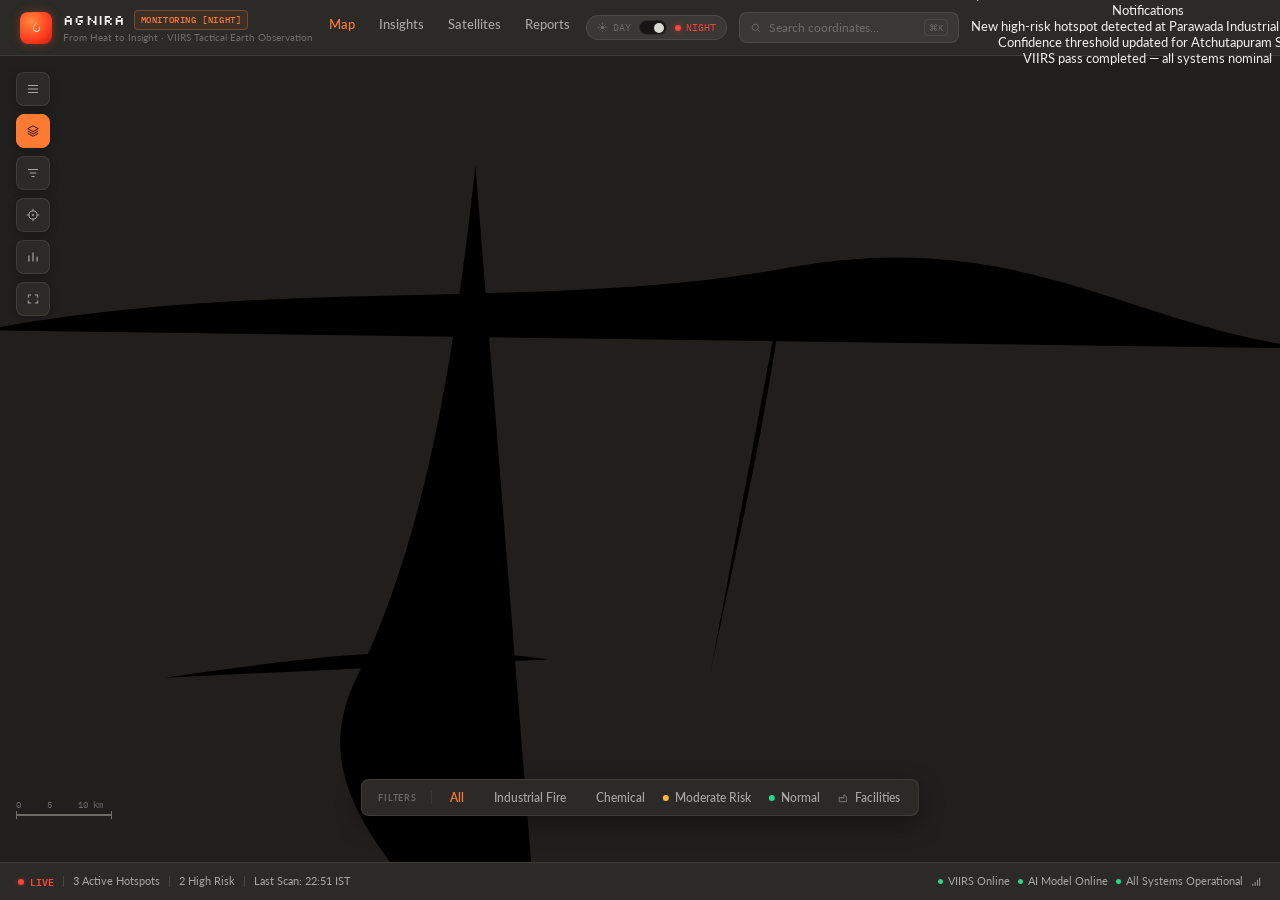
<file: frontend/index (4).html>
<!DOCTYPE html>
<html lang="en">
<head>
<meta charset="UTF-8">
<meta name="viewport" content="width=device-width, initial-scale=1.0">
<title>AGNIRA — Live Map</title>
<link rel="stylesheet" href="style.css">
</head>
<body class="theme-day">
<div class="app" id="app">

  <!-- ============ TOP BAR ============ -->
  <header class="topbar">
    <div class="brand">
      <div class="logo">
        <svg viewBox="0 0 24 24" class="icon icon-flame" aria-hidden="true"><path d="M12 2c.6 2.2-.4 3.6-1.7 5-1.6 1.7-2.8 3.3-2.8 5.7a4.5 4.5 0 0 0 9 0c0-1.1-.3-1.9-.8-2.7.9.5 1.8 1.6 1.8 3.4A5.3 5.3 0 0 1 12 18.7a5.3 5.3 0 0 1-5.3-5.3C6.7 9.5 9 7.8 10.4 6c1-1.3 1.6-2.4 1.6-4Z" fill="currentColor"/></svg>
      </div>
      <div class="brand-text">
        <div class="brand-name">AGNIRA <span class="monitor-badge" id="monitorBadge">MONITORING [<span id="modeWord">DAY</span>]</span></div>
        <div class="brand-sub">From Heat to Insight · VIIRS Tactical Earth Observation</div>
      </div>
    </div>

    <nav class="nav" id="mainNav">
      <a href="#" class="active" data-page="Map">Map</a>
      <a href="#" data-page="Insights">Insights</a>
      <a href="#" data-page="Satellites">Satellites</a>
      <a href="#" data-page="Reports">Reports</a>
      <span class="nav-indicator" id="navIndicator"></span>
    </nav>

    <div class="top-right">
      <div class="daynight is-day" id="dayNightToggle" role="switch" aria-checked="true" tabindex="0">
        <span class="day-lbl"><svg viewBox="0 0 24 24" class="icon icon-sun" aria-hidden="true"><circle cx="12" cy="12" r="4" fill="currentColor"/><g stroke="currentColor" stroke-width="1.6" stroke-linecap="round"><path d="M12 2.5v2.4M12 19.1v2.4M21.5 12h-2.4M4.9 12H2.5M18.4 5.6l-1.7 1.7M7.3 16.7l-1.7 1.7M18.4 18.4l-1.7-1.7M7.3 7.3 5.6 5.6"/></g></svg>DAY</span>
        <span class="dn-switch"><span class="dn-knob"></span></span>
        <span class="night-lbl"><span class="dot-ring"></span>NIGHT</span>
      </div>

      <div class="search">
        <span class="search-icon"><svg viewBox="0 0 24 24" class="icon" aria-hidden="true"><circle cx="11" cy="11" r="6.5" fill="none" stroke="currentColor" stroke-width="1.8"/><path d="M20 20l-4.3-4.3" stroke="currentColor" stroke-width="1.8" stroke-linecap="round"/></svg></span>
        <input id="searchInput" placeholder="Search coordinates..." autocomplete="off" />
        <button id="searchClear" class="search-clear" aria-label="Clear search" style="display:none;"><svg viewBox="0 0 24 24" class="icon" aria-hidden="true"><path d="M6 6l12 12M18 6L6 18" stroke="currentColor" stroke-width="2.4" stroke-linecap="round"/></svg></button>
        <span class="kbd" id="kbdHint">⌘K</span>
        <div class="search-hint" id="searchHint">Try: Visakhapatnam, Parawada, Atchutapuram, Nakkapalli, or NH16</div>
      </div>

      <button class="bell-btn" id="bellBtn" aria-label="Notifications">
        <svg viewBox="0 0 24 24" class="icon icon-bell" aria-hidden="true"><path d="M12 3.2a4.4 4.4 0 0 0-4.4 4.4v2.6c0 1-.4 1.9-1 2.7l-.9 1.1c-.5.6-.1 1.5.7 1.5h11.2c.8 0 1.2-.9.7-1.5l-.9-1.1c-.6-.8-1-1.7-1-2.7V7.6A4.4 4.4 0 0 0 12 3.2Z" fill="none" stroke="currentColor" stroke-width="1.6" stroke-linejoin="round"/><path d="M10 18.5a2 2 0 0 0 4 0" fill="none" stroke="currentColor" stroke-width="1.6" stroke-linecap="round"/></svg>
        <span class="bell-dot" id="bellDot"></span>
        <div class="bell-panel" id="bellPanel">
          <div class="bell-panel-title">Notifications</div>
          <div class="bell-item"><span class="bell-item-dot red"></span> New high-risk hotspot detected at Parawada Industrial Cluster</div>
          <div class="bell-item"><span class="bell-item-dot amber"></span> Confidence threshold updated for Atchutapuram SEZ</div>
          <div class="bell-item"><span class="bell-item-dot green"></span> VIIRS pass completed — all systems nominal</div>
        </div>
      </button>
    </div>
  </header>

  <!-- ============ MAP PAGE ============ -->
  <main class="stage" id="page-Map">

    <div class="map-area" id="mapArea">
      <div class="map-bg"></div>
      <svg class="map-roads" viewBox="0 0 700 560" preserveAspectRatio="none">
        <path d="M -10 150 C 150 120, 300 140, 430 116 S 620 150, 720 160" class="road road-hwy"/>
        <path d="M 260 60 C 250 150, 235 260, 195 340 S 260 470, 300 560" class="road"/>
        <path d="M 430 116 C 420 200, 400 280, 388 340" class="road"/>
        <path d="M 90 340 C 160 330, 230 320, 300 330" class="road"/>
      </svg>

      <div class="map-poly" id="clusterPoly"></div>

      <!-- place labels -->
      <div class="place-label lg" style="left:61%; top:44%;">Visakhapatnam</div>
      <div class="place-label" style="left:17%; top:21%;">Anakapalle</div>
      <div class="place-label" style="left:11%; top:66%;">Nakkapalli</div>
      <div class="place-label" style="left:20.5%; top:59%;">Parawada</div>
      <div class="place-label" style="left:34%; top:75%;">Atchutapuram</div>
      <div class="place-label water" style="left:63%; top:71%;">Bay of Bengal</div>
      <div class="road-badge" style="left:48.5%; top:22.5%;">NH16</div>
      <div class="port-label" style="left:62%; top:36%;"><span class="port-icon"><svg viewBox="0 0 24 24" class="icon" aria-hidden="true"><path d="M12 3v4m0 0a2 2 0 1 0 0-4 2 2 0 0 0 0 4Zm0 0v10m-7-3 2.2 4.4A6 6 0 0 0 12 21a6 6 0 0 0 4.8-2.6L19 15M5 11h2m10 0h2" fill="none" stroke="currentColor" stroke-width="1.5" stroke-linecap="round" stroke-linejoin="round"/></svg></span>Visakhapatnam Port</div>

      <!-- compass + scale -->
      <div class="compass" title="North">
        <div class="compass-arrow"><svg viewBox="0 0 24 24" class="icon" aria-hidden="true"><path d="M12 2 L18 20 L12 16 L6 20 Z" fill="currentColor"/></svg></div><div class="compass-n">N</div>
      </div>
      <div class="scale-bar">
        <div class="scale-ticks"><span>0</span><span>5</span><span>10 km</span></div>
        <div class="scale-line"></div>
      </div>

      <!-- markers rendered by JS -->
      <div class="markers-layer" id="markersLayer"></div>
    </div>

    <!-- floating tool rail -->
    <aside class="toolrail">
      <button class="tool-btn" id="toolMenu" title="Menu" aria-label="Menu"><svg viewBox="0 0 24 24" class="icon" aria-hidden="true"><path d="M4 6h16M4 12h16M4 18h16" stroke="currentColor" stroke-width="1.8" stroke-linecap="round"/></svg></button>
      <button class="tool-btn active" id="toolLayers" title="Layers" aria-label="Layers"><svg viewBox="0 0 24 24" class="icon" aria-hidden="true"><path d="M12 3 3 8l9 5 9-5-9-5Z" fill="none" stroke="currentColor" stroke-width="1.6" stroke-linejoin="round"/><path d="M3 12l9 5 9-5M3 16l9 5 9-5" fill="none" stroke="currentColor" stroke-width="1.6" stroke-linejoin="round"/></svg></button>
      <button class="tool-btn" id="toolFilter" title="Filters" aria-label="Filters"><svg viewBox="0 0 24 24" class="icon" aria-hidden="true"><path d="M4 6h16M7 12h10M10 18h4" stroke="currentColor" stroke-width="1.8" stroke-linecap="round"/></svg></button>
      <button class="tool-btn" id="toolLocate" title="Recenter" aria-label="Recenter"><svg viewBox="0 0 24 24" class="icon" aria-hidden="true"><circle cx="12" cy="12" r="7" fill="none" stroke="currentColor" stroke-width="1.6"/><circle cx="12" cy="12" r="1.6" fill="currentColor"/><path d="M12 2v3M12 19v3M2 12h3M19 12h3" stroke="currentColor" stroke-width="1.6" stroke-linecap="round"/></svg></button>
      <button class="tool-btn" id="toolChart" title="Analytics" aria-label="Analytics"><svg viewBox="0 0 24 24" class="icon" aria-hidden="true"><path d="M5 19V10M12 19V5M19 19v-7" stroke="currentColor" stroke-width="2" stroke-linecap="round"/></svg></button>
      <button class="tool-btn" id="toolFullscreen" title="Fullscreen" aria-label="Fullscreen"><svg viewBox="0 0 24 24" class="icon" aria-hidden="true"><path d="M4 9V5h4M20 9V5h-4M4 15v4h4M20 15v4h-4" fill="none" stroke="currentColor" stroke-width="1.8" stroke-linecap="round" stroke-linejoin="round"/></svg></button>
    </aside>

    <!-- layers popover -->
    <div class="popover" id="layersPopover">
      <div class="popover-title">Map Layers</div>
      <label class="layer-row"><input type="checkbox" data-layer="hotspots" checked><span>Satellite Heat Anomalies</span></label>
      <label class="layer-row"><input type="checkbox" data-layer="clusters" checked><span>Industrial Clusters</span></label>
      <label class="layer-row"><input type="checkbox" data-layer="facilities" checked><span>Industrial Facilities</span></label>
      <label class="layer-row"><input type="checkbox" data-layer="roads" checked><span>Roads &amp; Transport</span></label>
      <label class="layer-row"><input type="checkbox" data-layer="labels" checked><span>Place Labels</span></label>
    </div>

    <!-- filters popover -->
    <div class="popover" id="filterPopover">
      <div class="popover-title">Filter by Confidence</div>
      <div class="conf-row">
        <input type="range" id="confSlider" min="0" max="100" value="0">
        <span id="confValue">0%</span>
      </div>
      <div class="popover-hint">Only show hotspots at or above this confidence.</div>
    </div>

    <!-- analytics popover -->
    <div class="popover" id="chartPopover">
      <div class="popover-title">Quick Analytics</div>
      <div class="mini-bars" id="miniBars"></div>
    </div>

    <!-- detail card -->
    <div class="detail-card hidden" id="detailCard">
      <button class="detail-close" id="detailClose" aria-label="Close"><svg viewBox="0 0 24 24" class="icon" aria-hidden="true"><path d="M6 6l12 12M18 6L6 18" stroke="currentColor" stroke-width="2.2" stroke-linecap="round"/></svg></button>
      <div class="detail-eyebrow">Status</div>
      <div class="detail-top">
        <span class="risk-dot" id="detailRiskDot"></span>
        <span class="risk-label" id="detailRiskLabel">HIGH RISK</span>
        <span class="active-pill" id="detailStatusPill">Active</span>
      </div>
      <h2 class="detail-title" id="detailTitle">Parawada Industrial Cluster</h2>
      <div class="detail-loc"><span class="pin"><svg viewBox="0 0 24 24" class="icon" aria-hidden="true"><path d="M12 21s-6.5-6.1-6.5-11A6.5 6.5 0 0 1 18.5 10c0 4.9-6.5 11-6.5 11Z" fill="none" stroke="currentColor" stroke-width="1.6" stroke-linejoin="round"/><circle cx="12" cy="10" r="2.2" fill="currentColor"/></svg></span><span id="detailLoc">Visakhapatnam, Andhra Pradesh</span></div>
      <div class="detail-coords" id="detailCoords">17.6027° N, 83.2233° E</div>

      <div class="detail-divider"></div>

      <div class="stat-row" id="statRow">
        <div class="stat-box">
          <div class="stat-label">Thermal Output</div>
          <div class="stat-value" id="statThermal">32.6 <span class="unit">MW</span></div>
        </div>
        <div class="stat-box">
          <div class="stat-label">Temperature</div>
          <div class="stat-value amber" id="statTemp">326 <span class="unit">K</span></div>
        </div>
        <div class="stat-box">
          <div class="stat-label">Confidence</div>
          <div class="stat-value green" id="statConf">81<span class="unit">%</span></div>
        </div>
      </div>

      <div class="detail-divider"></div>

      <div class="ai-section">
        <div class="ai-label">AI Assessment</div>
        <div class="ai-row"><span class="flame" id="aiFlame"><svg viewBox="0 0 24 24" class="icon" aria-hidden="true"><path d="M12 2c.6 2.2-.4 3.6-1.7 5-1.6 1.7-2.8 3.3-2.8 5.7a4.5 4.5 0 0 0 9 0c0-1.1-.3-1.9-.8-2.7.9.5 1.8 1.6 1.8 3.4A5.3 5.3 0 0 1 12 18.7a5.3 5.3 0 0 1-5.3-5.3C6.7 9.5 9 7.8 10.4 6c1-1.3 1.6-2.4 1.6-4Z" fill="currentColor"/></svg></span><span id="aiClass">Industrial Fire</span><span class="ai-pct" id="aiPct">62%</span></div>
        <div class="ai-bar"><div class="ai-bar-fill" id="aiBarFill" style="width:0%"></div></div>
        <p class="ai-desc" id="aiDesc">Elevated thermal output within an industrial cluster. Multiple sources confirm anomaly.</p>
      </div>

      <div class="detail-extra" id="detailExtra">
        <div class="extra-row"><span>Detected</span><span id="extraDetected">04 Sep 2026, 22:41 IST</span></div>
        <div class="extra-row"><span>Area affected</span><span id="extraArea">~4.2 km²</span></div>
        <div class="extra-row"><span>Satellite pass</span><span id="extraSat">Suomi NPP · VIIRS I-Band</span></div>
      </div>

      <button class="view-details-btn" id="viewDetailsBtn">View Details →</button>
    </div>


    <!-- legend / filter bar -->
    <div class="legend-bar" id="legendBar">
      <span class="legend-eyebrow">Filters</span>
      <div class="legend-options" id="legendOptions">
        <button class="legend-opt active" data-filter="all">All</button>
        <button class="legend-opt" data-filter="fire"><span class="dot red"></span>Industrial Fire</button>
        <button class="legend-opt" data-filter="chemical"><span class="dot purple"></span>Chemical</button>
        <button class="legend-opt" data-filter="moderate"><span class="dot amber"></span>Moderate Risk</button>
        <button class="legend-opt" data-filter="normal"><span class="dot green"></span>Normal</button>
        <button class="legend-opt" data-filter="facilities"><span class="fac-icon"><svg viewBox="0 0 24 24" class="icon" aria-hidden="true"><path d="M3 21V11l5 3v-3l5 3V6l6 4v11H3Z" fill="none" stroke="currentColor" stroke-width="1.5" stroke-linejoin="round"/></svg></span>Facilities</button>
        <span class="legend-indicator" id="legendIndicator"></span>
      </div>
    </div>
  </main>

  <!-- ============ PLACEHOLDER PAGES ============ -->
  <main class="stage placeholder-page hidden" id="page-Insights">
    <div class="placeholder-inner">
      <div class="placeholder-icon"><svg viewBox="0 0 24 24" class="icon" aria-hidden="true"><path d="M4 18 9.5 12 14 15.5 20 7" fill="none" stroke="currentColor" stroke-width="1.8" stroke-linecap="round" stroke-linejoin="round"/><path d="M14.5 7h5.5v5.5" fill="none" stroke="currentColor" stroke-width="1.8" stroke-linecap="round" stroke-linejoin="round"/></svg></div>
      <h2>Insights</h2>
      <p>Trend analysis across all monitored clusters is being compiled. This section will surface week-over-week thermal trends, repeat offenders, and anomaly correlations.</p>
    </div>
  </main>
  <main class="stage placeholder-page hidden" id="page-Satellites">
    <div class="placeholder-inner">
      <div class="placeholder-icon"><svg viewBox="0 0 24 24" class="icon" aria-hidden="true"><path d="m7 13 4-4 4 4-4 4-4-4Z" fill="none" stroke="currentColor" stroke-width="1.6" stroke-linejoin="round"/><path d="m14.5 5.5 1.8-1.8a2 2 0 0 1 2.8 0l1 1a2 2 0 0 1 0 2.8L18.3 9.3M9.5 18.5l-1.8 1.8a2 2 0 0 1-2.8 0l-1-1a2 2 0 0 1 0-2.8l1.8-1.8M3 21l3-3M18 6l3-3" stroke="currentColor" stroke-width="1.6" stroke-linecap="round"/></svg></div>
      <h2>Satellites</h2>
      <p>Live pass schedules for Suomi NPP, NOAA-20, and NOAA-21 will appear here, along with next overpass countdowns for each monitored region.</p>
    </div>
  </main>
  <main class="stage placeholder-page hidden" id="page-Reports">
    <div class="placeholder-inner">
      <div class="placeholder-icon"><svg viewBox="0 0 24 24" class="icon" aria-hidden="true"><path d="M3 8.5 5 5h5l1.6 2H21v11.5A1.5 1.5 0 0 1 19.5 20h-15A1.5 1.5 0 0 1 3 18.5v-10Z" fill="none" stroke="currentColor" stroke-width="1.6" stroke-linejoin="round"/></svg></div>
      <h2>Reports</h2>
      <p>Generate and export incident summaries, daily scan digests, and compliance reports for the Visakhapatnam monitoring zone.</p>
    </div>
  </main>

  <!-- ============ BOTTOM STATUS BAR ============ -->
  <footer class="statusbar">
    <div class="status-left">
      <span class="live-badge"><span class="live-dot"></span>LIVE</span>
      <span class="sep">|</span>
      <span><span id="activeHotspotsCount">3</span> Active Hotspots</span>
      <span class="sep">|</span>
      <span><span id="highRiskCount">2</span> High Risk</span>
      <span class="sep">|</span>
      <span>Last Scan: <span id="lastScan">22:51 IST</span></span>
    </div>
    <div class="status-right">
      <span class="status-item"><span class="status-dot green"></span>VIIRS Online</span>
      <span class="status-item"><span class="status-dot green"></span>AI Model Online</span>
      <span class="status-item"><span class="status-dot green"></span>All Systems Operational</span>
      <span class="signal-icon"><svg viewBox="0 0 24 24" class="icon" aria-hidden="true"><path d="M3 17h2v4H3v-4Zm5-4h2v8H8v-8Zm5-5h2v13h-2V8Zm5-4h2v17h-2V4Z" fill="currentColor"/></svg></span>
    </div>
  </footer>

</div>

<div class="toast" id="toast"></div>

<script src="script.js"></script>
</body>
</html>
</file>
<file: frontend/style.css>
@import url('https://fonts.googleapis.com/css2?family=Lato:wght@400;500;600;700&family=IBM+Plex+Mono:wght@400;500;600&family=Silkscreen:wght@400;700&display=swap');

:root {
  /* Warm Charcoal Grey Palette */
  --bg: #201f1d;
  --surface: rgba(41, 40, 37, 0.94);
  --surface-solid: #2b2a27;
  --surface-2: #3a3835;
  --border: rgba(255, 255, 255, 0.09);
  --border-strong: rgba(255, 255, 255, 0.16);

  --text-primary: #F2F1EE;
  --text-secondary: #A8A6A1;
  --text-muted: #6E6C67;

  /* Semantic colors */
  --red: #FF4438;
  --red-glow: rgba(255, 68, 56, 0.45);
  --orange: #FF7A33;
  --amber: #FDB830;
  --amber-glow: rgba(253, 184, 48, 0.4);
  --green: #28D788;
  --blue: #29C8FE;

  --gauge-track: #3a3835;
  --map-filter: invert(90%) hue-rotate(180deg) brightness(95%) contrast(110%);

  --font-ui: 'Lato', -apple-system, BlinkMacSystemFont, sans-serif;
  --font-mono: 'IBM Plex Mono', monospace;
  --font-display: 'Silkscreen', 'Lato', sans-serif;

  --radius: 10px;
  --radius-sm: 6px;
}

body.theme-day {
  --bg: #F5F1E6;
  --surface: rgba(255, 253, 246, 0.94);
  --surface-solid: #FFFDF6;
  --surface-2: #EDE6D3;
  --border: rgba(40, 32, 20, 0.12);
  --border-strong: rgba(40, 32, 20, 0.22);

  --text-primary: #2A2418;
  --text-secondary: #6B6250;
  --text-muted: #948A74;

  --gauge-track: #e0d7c3;
  --map-filter: none;
}

* { box-sizing: border-box; margin: 0; padding: 0; }
html, body { height: 100%; }
body {
  font-family: var(--font-ui);
  background: var(--bg);
  color: var(--text-primary);
  overflow: hidden;
  -webkit-font-smoothing: antialiased;
  line-height: 1.5;
}
button { font-family: inherit; cursor: pointer; background: none; color: inherit; border: none; }
input { font-family: inherit; }
a { text-decoration: none; color: inherit; }

.icon { width: 1em; height: 1em; display: block; overflow: visible; }

.app {
  height: 100vh;
  display: flex;
  flex-direction: column;
  background: var(--bg);
}

/* ============ TOP BAR ============ */
.topbar {
  height: 56px;
  min-height: 56px;
  display: flex;
  align-items: center;
  justify-content: space-between;
  padding: 0 20px;
  background: var(--surface-solid);
  border-bottom: 1px solid var(--border);
  gap: 16px;
  z-index: 50;
  transition: background-color 0.3s, border-color 0.3s;
}
.brand { display: flex; align-items: center; gap: 11px; flex-shrink: 0; }
.logo {
  width: 32px;
  height: 32px;
  border-radius: 8px;
  background: radial-gradient(circle at 35% 30%, #ff8a3d, #ff3d1f 60%, #c21f0e);
  display: flex;
  align-items: center;
  justify-content: center;
  color: #fff9f2;
  box-shadow: 0 0 10px rgba(255, 90, 30, 0.35);
}
.logo .icon-flame { width: 15px; height: 15px; }
.brand-name {
  font-family: var(--font-display);
  font-size: 13.5px;
  font-weight: 400;
  letter-spacing: 0.02em;
  color: var(--text-primary);
  display: flex;
  align-items: center;
  gap: 8px;
}
.monitor-badge {
  font-family: var(--font-mono);
  font-size: 9px;
  font-weight: 500;
  letter-spacing: 0.6px;
  color: var(--orange);
  border: 1px solid rgba(255, 122, 51, 0.3);
  background: rgba(255, 122, 51, 0.08);
  padding: 2px 6px;
  border-radius: 4px;
}
.brand-sub { font-size: 10px; color: var(--text-muted); }

.nav { display: flex; align-items: center; gap: 24px; flex-shrink: 0; position: relative; }
.nav a {
  font-size: 12.5px;
  font-weight: 500;
  color: var(--text-secondary);
  position: relative;
  padding-bottom: 4px;
  transition: color 0.2s;
}
.nav a:hover { color: var(--text-primary); }
.nav a.active { color: var(--orange); }
.nav-indicator {
  position: absolute;
  bottom: -8px;
  left: 0;
  height: 2px;
  width: 0;
  background: var(--orange);
  border-radius: 2px;
  transition: left 0.25s cubic-bezier(0.2, 1, 0.3, 1), width 0.25s cubic-bezier(0.2, 1, 0.3, 1);
  pointer-events: none;
}

.top-right { display: flex; align-items: center; gap: 12px; flex-shrink: 0; }

.daynight {
  display: flex;
  align-items: center;
  gap: 8px;
  background: var(--surface-2);
  border: 1px solid var(--border);
  border-radius: 999px;
  padding: 4px 10px;
  font-family: var(--font-mono);
  font-size: 10px;
  color: var(--text-muted);
  user-select: none;
  cursor: pointer;
  transition: all 0.2s;
}
.daynight:hover { border-color: var(--orange); }
.daynight .day-lbl, .daynight .night-lbl { display: flex; align-items: center; gap: 5px; }
.daynight .icon-sun { width: 11px; height: 11px; }
.daynight.is-night .night-lbl { color: var(--red); }
.daynight.is-day .day-lbl { color: var(--amber); }
.dot-ring { width: 6px; height: 6px; border-radius: 50%; background: var(--border); }
.daynight.is-night .dot-ring { background: var(--red); box-shadow: 0 0 6px var(--red-glow); }
.daynight.is-day .dot-ring { background: var(--amber); box-shadow: 0 0 6px var(--amber-glow); }
.dn-switch {
  position: relative;
  width: 28px;
  height: 15px;
  border-radius: 999px;
  background: #161513;
  border: 1px solid var(--border);
}
.daynight.is-day .dn-switch { background: #7a5a12; }
.dn-knob {
  position: absolute;
  top: 1.5px;
  left: 14px;
  width: 10px;
  height: 10px;
  border-radius: 50%;
  background: #dcdad5;
  transition: left 0.25s;
}
.daynight.is-day .dn-knob { left: 1.5px; background: #fffaf0; }

.search {
  position: relative;
  display: flex;
  align-items: center;
  gap: 7px;
  background: var(--surface-2);
  border: 1px solid var(--border);
  border-radius: 8px;
  padding: 6px 10px;
  width: 220px;
  color: var(--text-muted);
  font-size: 11.5px;
}
.search:focus-within { border-color: var(--border-strong); }
.search input { background: none; border: none; outline: none; color: var(--text-primary); font-size: 11.5px; width: 100%; }
.search input::placeholder { color: var(--text-muted); }
.kbd { font-family: var(--font-mono); font-size: 9px; color: var(--text-muted); border: 1px solid var(--border); border-radius: 4px; padding: 1px 4px; }
.search-clear { width: 14px; height: 14px; border-radius: 50%; background: var(--border-strong); color: var(--text-primary); display: flex; align-items: center; justify-content: center; }
.search-hint {
  position: absolute;
  top: calc(100% + 6px);
  left: 0;
  right: 0;
  background: var(--surface-solid);
  border: 1px solid var(--border);
  border-radius: 8px;
  padding: 8px 10px;
  font-size: 10px;
  color: var(--text-secondary);
  opacity: 0;
  transform: translateY(-4px);
  pointer-events: none;
  transition: opacity 0.2s, transform 0.2s;
  z-index: 50;
  width: 230px;
}
.search-hint.show { opacity: 1; transform: translateY(0); }

/* ============ MAP STAGE ============ */
.stage { flex: 1; position: relative; min-height: 0; overflow: hidden; }
.stage.hidden { display: none; }
.map-area { position: absolute; inset: 0; background: var(--bg); }
.gl-map { position: absolute; inset: 0; width: 100%; height: 100%; }

.gl-map canvas {
  will-change: transform;
}

/* Invert filter applied ONLY in night mode on standard, NEVER on satellite */
body.theme-night:not(.mode-satellite-active) .gl-map .maplibregl-canvas-container {
  filter: var(--map-filter);
}
body.theme-day .gl-map .maplibregl-canvas-container,
body.mode-satellite-active .gl-map .maplibregl-canvas-container {
  filter: none !important;
}

.map-loading {
  position: absolute;
  inset: 0;
  display: flex;
  align-items: center;
  justify-content: center;
  gap: 10px;
  background: var(--bg);
  color: var(--text-secondary);
  font-size: 11px;
  font-family: var(--font-mono);
  z-index: 60;
}
.map-loading.hidden { display: none; }
.map-loading .spin { width: 16px; height: 16px; border-radius: 50%; border: 2px solid var(--border-strong); border-top-color: var(--orange); animation: spin 0.8s linear infinite; }
@keyframes spin { to { transform: rotate(360deg); } }

/* Map Popups with SVG icons */
.gl-map .maplibregl-popup-content {
  background: var(--surface-solid);
  color: var(--text-primary);
  border: 1px solid var(--border-strong);
  border-radius: 8px;
  padding: 10px 14px;
  box-shadow: 0 10px 24px rgba(0, 0, 0, 0.5);
  font-size: 11.5px;
}
.gl-map .maplibregl-popup-tip { border-top-color: var(--surface-solid); border-bottom-color: var(--surface-solid); }
.gl-popup-title { font-weight: 700; font-size: 12px; margin-bottom: 4px; display: flex; align-items: center; gap: 6px; }
.gl-popup-title .icon { width: 13px; height: 13px; color: var(--orange); }
.gl-popup-row { display: flex; justify-content: space-between; gap: 12px; color: var(--text-secondary); font-size: 10.5px; margin-top: 2px; }
.gl-popup-row b { color: var(--text-primary); font-family: var(--font-mono); }

/* ============ MAP CONTROLS ============ */
.mode-switch {
  position: absolute;
  left: 50%;
  top: 14px;
  transform: translateX(-50%);
  display: flex;
  background: var(--surface-solid);
  border: 1px solid var(--border);
  border-radius: 8px;
  padding: 3px;
  gap: 2px;
  z-index: 40;
  box-shadow: 0 6px 18px rgba(0, 0, 0, 0.35);
}
.mode-btn {
  font-family: var(--font-mono);
  font-size: 10px;
  font-weight: 600;
  letter-spacing: 0.06em;
  color: var(--text-secondary);
  padding: 5px 12px;
  border-radius: 6px;
  transition: all 0.2s;
}
.mode-btn:hover { color: var(--text-primary); }
.mode-btn.active {
  background: var(--orange);
  color: #1a0c04;
}

/* HUD & Scales */
.coord-hud {
  position: absolute;
  left: 16px;
  bottom: 80px;
  display: flex;
  gap: 12px;
  background: var(--surface-solid);
  border: 1px solid var(--border);
  border-radius: 7px;
  padding: 6px 10px;
  font-family: var(--font-mono);
  font-size: 10px;
  color: var(--text-secondary);
  z-index: 37;
  box-shadow: 0 4px 14px rgba(0, 0, 0, 0.25);
}
.coord-hud b { color: var(--text-primary); font-weight: 500; }
.hud-zoom { color: var(--text-muted); border-left: 1px solid var(--border); padding-left: 10px; }

.scale-bar {
  position: absolute;
  left: 16px;
  bottom: 46px;
  display: flex;
  flex-direction: column;
  gap: 3px;
  z-index: 37;
}
.scale-ticks { display: flex; gap: 26px; font-size: 9px; color: var(--text-muted); font-family: var(--font-mono); }
.scale-line { width: 96px; height: 2px; background: var(--text-muted); position: relative; }
.scale-line::before, .scale-line::after { content: ""; position: absolute; top: -3px; width: 1px; height: 8px; background: var(--text-muted); }
.scale-line::before { left: 0; }
.scale-line::after { right: 0; }

/* Toolrail */
.toolrail {
  position: absolute;
  left: 16px;
  top: 16px;
  display: flex;
  flex-direction: column;
  gap: 8px;
  z-index: 40;
}
.tool-btn {
  width: 34px;
  height: 34px;
  border-radius: 8px;
  background: var(--surface-solid);
  border: 1px solid var(--border);
  color: var(--text-secondary);
  display: flex;
  align-items: center;
  justify-content: center;
  box-shadow: 0 2px 8px rgba(0, 0, 0, 0.25);
  transition: all 0.2s;
}
.tool-btn .icon { width: 14px; height: 14px; }
.tool-btn:hover { color: var(--text-primary); border-color: var(--border-strong); }
.tool-btn.active { background: var(--orange); border-color: var(--orange); color: #1a0c04; }

.popover {
  position: absolute;
  left: 60px;
  top: 16px;
  width: 220px;
  background: var(--surface-solid);
  border: 1px solid var(--border);
  border-radius: 10px;
  padding: 14px;
  z-index: 41;
  box-shadow: 0 12px 32px rgba(0, 0, 0, 0.4);
  opacity: 0;
  transform: translateX(-6px);
  pointer-events: none;
  transition: opacity 0.2s, transform 0.2s;
}
.popover.show { opacity: 1; transform: translateX(0); pointer-events: auto; }
.popover-title { font-size: 11px; font-weight: 600; letter-spacing: 0.04em; color: var(--text-primary); margin-bottom: 12px; text-transform: uppercase; }
.layer-row { display: flex; align-items: center; gap: 9px; font-size: 12px; color: var(--text-secondary); padding: 4px 0; cursor: pointer; }
.layer-row:hover { color: var(--text-primary); }
.layer-row input { accent-color: var(--orange); }
.conf-row { display: flex; align-items: center; gap: 10px; }
.conf-row input[type=range] { flex: 1; accent-color: var(--orange); }
.conf-row span { font-family: var(--font-mono); font-size: 11px; color: var(--text-primary); width: 34px; }
.popover-hint { margin-top: 8px; font-size: 10.5px; color: var(--text-muted); line-height: 1.4; }
.popover-divider { height: 1px; background: var(--border); margin: 10px 0; }

.analytics-stats { display: grid; grid-template-columns: 1fr 1fr; gap: 8px 12px; }
.analytics-stats .a-stat { display: flex; flex-direction: column; gap: 2px; }
.analytics-stats .a-label { font-size: 9px; font-weight: 600; letter-spacing: 0.06em; color: var(--text-muted); text-transform: uppercase; }
.analytics-stats .a-value { font-family: var(--font-mono); font-size: 14px; color: var(--text-primary); font-weight: 500; }
.mini-bars { display: flex; flex-direction: column; gap: 8px; }
.mini-bar-row { display: flex; align-items: center; gap: 8px; font-size: 11px; color: var(--text-secondary); }
.mini-bar-row .lbl { width: 78px; flex-shrink: 0; }
.mini-bar-row .track { flex: 1; height: 6px; border-radius: 4px; background: var(--surface-2); overflow: hidden; }
.mini-bar-row .fill { height: 100%; border-radius: 4px; }
.mini-bar-row .val { width: 20px; text-align: right; font-family: var(--font-mono); font-size: 10px; color: var(--text-muted); }

/* Floating Filter Bar */
.legend-bar {
  position: absolute;
  left: 50%;
  bottom: 46px;
  transform: translateX(-50%);
  display: flex;
  align-items: center;
  gap: 16px;
  background: var(--surface-solid);
  border: 1px solid var(--border);
  border-radius: 8px;
  padding: 8px 16px;
  z-index: 38;
  box-shadow: 0 8px 24px rgba(0, 0, 0, 0.35);
  white-space: nowrap;
}
.legend-eyebrow {
  font-size: 9px;
  font-weight: 600;
  letter-spacing: 0.1em;
  color: var(--text-muted);
  text-transform: uppercase;
  padding-right: 14px;
  border-right: 1px solid var(--border);
  flex-shrink: 0;
}
.legend-options { position: relative; display: flex; align-items: center; gap: 14px; }
.legend-opt {
  display: flex;
  align-items: center;
  gap: 6px;
  font-size: 11.5px;
  font-weight: 500;
  color: var(--text-secondary);
  padding: 3px 2px;
  transition: all 0.2s;
}
.legend-opt:hover { color: var(--text-primary); }
.legend-opt.active { color: var(--orange); font-weight: 600; }
.legend-opt.dimmed { opacity: 0.4; }
.legend-opt .dot { width: 6px; height: 6px; border-radius: 50%; flex-shrink: 0; }
.legend-opt .dot.orange { background: var(--orange); }
.legend-opt .dot.green { background: var(--green); }
.legend-opt .dot.amber { background: var(--amber); }
.legend-opt .fac-icon { display: flex; opacity: 0.85; }
.legend-opt .fac-icon .icon { width: 11px; height: 11px; }
.legend-indicator {
  position: absolute;
  left: 0;
  bottom: -6px;
  height: 2px;
  width: 0;
  background: var(--orange);
  border-radius: 2px;
  pointer-events: none;
  transition: left 0.25s, width 0.25s;
}

/* ============ RIGHT DETAIL CARD ============ */
.detail-card {
  position: absolute;
  right: 16px;
  top: 16px;
  width: 310px;
  max-height: calc(100% - 72px);
  overflow-y: auto;
  background: var(--surface);
  backdrop-filter: blur(14px);
  border: 1px solid var(--border);
  border-radius: 14px;
  padding: 16px 18px;
  z-index: 45;
  box-shadow: 0 14px 36px rgba(0, 0, 0, 0.45);
  transition: all 0.25s ease;
}
.detail-card::-webkit-scrollbar { width: 4px; }
.detail-card::-webkit-scrollbar-thumb { background: var(--border-strong); border-radius: 2px; }

.detail-close {
  position: absolute;
  right: 14px;
  top: 14px;
  color: var(--text-muted);
  width: 20px;
  height: 20px;
  display: flex;
  align-items: center;
  justify-content: center;
  border-radius: 5px;
}
.detail-close:hover { color: var(--text-primary); background: var(--surface-2); }
.detail-eyebrow { font-size: 9px; font-weight: 600; letter-spacing: 0.1em; color: var(--text-muted); text-transform: uppercase; margin-bottom: 6px; }
.detail-top { display: flex; align-items: center; gap: 7px; margin-bottom: 10px; }
.risk-dot { width: 8px; height: 8px; border-radius: 50%; background: var(--red); box-shadow: 0 0 6px var(--red-glow); flex-shrink: 0; }
.risk-label { font-family: var(--font-display); font-size: 11px; color: var(--red); }
.active-pill { margin-left: auto; margin-right: 18px; font-size: 9.5px; font-weight: 600; color: var(--text-secondary); text-transform: uppercase; }
.detail-title { font-size: 15px; font-weight: 600; line-height: 1.3; margin-bottom: 4px; }
.detail-loc { display: flex; align-items: center; gap: 6px; font-size: 11.5px; color: var(--text-secondary); margin-bottom: 2px; }
.detail-loc .pin .icon { width: 11px; height: 11px; }
.detail-coords { font-family: var(--font-mono); font-size: 10px; color: var(--text-muted); margin-left: 18px; }

.detail-divider { height: 1px; background: var(--border); margin: 14px 0; }

/* Bike Speedometer Gauge */
.speedometer-widget {
  display: flex;
  flex-direction: column;
  align-items: center;
  padding: 4px 0;
}
.speedo-header { width: 100%; display: flex; justify-content: space-between; align-items: center; margin-bottom: 4px; }
.speedo-title { font-size: 9px; font-weight: 600; letter-spacing: 0.08em; color: var(--text-muted); text-transform: uppercase; }
.speedo-band-tag { font-family: var(--font-mono); font-size: 9.5px; font-weight: 600; color: var(--red); }
.speedo-dial-wrap { position: relative; width: 180px; height: 105px; display: flex; align-items: flex-end; justify-content: center; }
.speedo-svg { width: 100%; height: 100%; overflow: visible; }
#speedoArc { transition: stroke-dashoffset 0.8s cubic-bezier(0.2, 0.8, 0.2, 1); }
#speedoNeedleGroup { transition: transform 0.8s cubic-bezier(0.2, 0.8, 0.2, 1); }
.speedo-center-val { position: absolute; bottom: 4px; display: flex; flex-direction: column; align-items: center; }
.speedo-num { font-family: var(--font-mono); font-size: 26px; font-weight: 700; color: var(--text-primary); line-height: 1; }
.speedo-den { font-family: var(--font-mono); font-size: 9.5px; color: var(--text-muted); margin-top: 1px; }

.speedo-bands { width: 100%; display: flex; justify-content: space-between; margin-top: 6px; padding: 0 10px; }
.s-band { font-family: var(--font-mono); font-size: 8.5px; font-weight: 600; }
.s-band.low { color: var(--green); }
.s-band.mod { color: var(--amber); }
.s-band.high { color: var(--red); }

/* Metric Stat Row */
.stat-row { display: grid; grid-template-columns: repeat(3, 1fr); gap: 10px; }
.stat-box:not(:last-child) { border-right: 1px solid var(--border); padding-right: 8px; }
.stat-label { font-size: 9px; font-weight: 600; color: var(--text-muted); text-transform: uppercase; letter-spacing: 0.06em; }
.stat-value { font-family: var(--font-mono); font-size: 13.5px; font-weight: 600; color: var(--text-primary); margin-top: 4px; }
.stat-value.amber { color: var(--amber); }
.stat-value.green { color: var(--green); }
.stat-value .unit { font-size: 9.5px; font-weight: 400; color: var(--text-muted); }

/* AI Checklist */
.ai-intel-box { background: var(--surface-2); border: 1px solid var(--border); border-radius: 8px; padding: 10px; }
.ai-intel-title { font-size: 9px; font-weight: 600; letter-spacing: 0.08em; color: var(--text-muted); margin-bottom: 8px; text-transform: uppercase; }
.ai-intel-list { display: flex; flex-direction: column; gap: 5px; }
.ai-intel-item { font-size: 11px; color: var(--text-secondary); display: flex; align-items: flex-start; gap: 6px; line-height: 1.35; }
.ai-check { color: var(--green); font-weight: bold; flex-shrink: 0; }

/* Nearest Facilities */
.section-micro-lbl { font-size: 9px; font-weight: 600; letter-spacing: 0.08em; color: var(--text-muted); text-transform: uppercase; margin-bottom: 6px; }
.nearest-list { display: flex; flex-direction: column; gap: 6px; }
.nearest-item {
  display: flex;
  align-items: center;
  justify-content: space-between;
  gap: 8px;
  font-size: 11.5px;
  color: var(--text-secondary);
  padding: 6px 8px;
  background: var(--surface-2);
  border-radius: 6px;
  cursor: pointer;
  transition: all 0.15s;
}
.nearest-item:hover { background: var(--border-strong); color: var(--text-primary); }
.nearest-item .ni-name { display: flex; align-items: center; gap: 7px; overflow: hidden; text-overflow: ellipsis; white-space: nowrap; }
.nearest-item .ni-name .icon { width: 12px; height: 12px; flex-shrink: 0; }
.nearest-item .ni-dist { font-family: var(--font-mono); color: var(--text-primary); font-size: 10.5px; flex-shrink: 0; }

.view-details-btn {
  width: 100%;
  border: 1px solid var(--orange);
  color: var(--orange);
  border-radius: 8px;
  padding: 8px;
  font-size: 11.5px;
  font-weight: 600;
  margin-top: 14px;
  transition: all 0.2s;
}
.view-details-btn:hover { background: rgba(255, 122, 51, 0.1); }

/* Overview State Matrix */
.overview-grid { display: grid; grid-template-columns: 1fr 1fr; gap: 8px; }
.ov-box { background: var(--surface-2); border: 1px solid var(--border); border-radius: 8px; padding: 10px; display: flex; flex-direction: column; gap: 2px; }
.ov-val { font-family: var(--font-mono); font-size: 18px; font-weight: 700; color: var(--text-primary); }
.ov-val.orange { color: var(--orange); }
.ov-val.red { color: var(--red); }
.ov-lbl { font-size: 9.5px; color: var(--text-secondary); }
.card-hint { font-size: 11px; color: var(--text-muted); line-height: 1.45; text-align: center; }

/* ============ INTEGRATED BOTTOM STATUS & TIMELINE BAR ============ */
.statusbar {
  height: 38px;
  min-height: 38px;
  display: flex;
  align-items: center;
  justify-content: space-between;
  padding: 0 18px;
  background: var(--surface-solid);
  border-top: 1px solid var(--border);
  font-size: 11px;
  color: var(--text-secondary);
  z-index: 50;
  gap: 16px;
}
.status-left, .status-right { display: flex; align-items: center; gap: 8px; flex-shrink: 0; }
.sep { color: var(--border-strong); }
.live-badge { display: flex; align-items: center; gap: 6px; color: var(--red); font-weight: 600; font-family: var(--font-mono); font-size: 10px; }
.live-dot { width: 6px; height: 6px; border-radius: 50%; background: var(--red); box-shadow: 0 0 5px var(--red-glow); }
.status-item { display: flex; align-items: center; gap: 5px; font-size: 10.5px; }
.status-dot { width: 5px; height: 5px; border-radius: 50%; }
.status-dot.green { background: var(--green); }

/* Sleek Timeline Docked inside the Bottom Bar */
.nav-timeline {
  display: flex;
  align-items: center;
  gap: 10px;
  flex: 1;
  max-width: 580px;
  margin: 0 auto;
}
.timeline-play {
  width: 22px;
  height: 22px;
  border-radius: 50%;
  background: var(--orange);
  color: #1a0c04;
  display: flex;
  align-items: center;
  justify-content: center;
  flex-shrink: 0;
}
.timeline-play .icon { width: 10px; height: 10px; }
.timeline-time { font-family: var(--font-mono); font-size: 9.5px; color: var(--text-muted); flex-shrink: 0; width: 44px; }
.timeline-time:last-of-type { text-align: right; }
.timeline-track-wrap { position: relative; flex: 1; display: flex; align-items: center; }
#timelineSlider {
  flex: 1;
  accent-color: var(--orange);
  height: 3px;
  width: 100%;
}
.timeline-now {
  font-family: var(--font-mono);
  font-size: 9px;
  font-weight: 700;
  letter-spacing: 0.08em;
  color: var(--red);
  flex-shrink: 0;
  display: flex;
  align-items: center;
  gap: 4px;
}
.timeline-now::before {
  content: "";
  width: 5px;
  height: 5px;
  border-radius: 50%;
  background: var(--red);
  box-shadow: 0 0 5px var(--red-glow);
}
.timeline-now.scrubbing { color: var(--text-muted); }
.timeline-now.scrubbing::before { background: var(--text-muted); box-shadow: none; }

/* ============ PLACEHOLDER PAGES ============ */
.placeholder-page { display: flex; align-items: center; justify-content: center; }
.placeholder-inner { max-width: 420px; text-align: center; padding: 32px; }
.placeholder-inner h2 { font-family: var(--font-display); font-size: 18px; margin-bottom: 12px; }
.placeholder-inner p { font-size: 13px; color: var(--text-secondary); line-height: 1.6; }

/* ============ TOAST ============ */
.toast {
  position: fixed;
  left: 50%;
  bottom: 56px;
  transform: translateX(-50%) translateY(10px);
  background: var(--surface-solid);
  border: 1px solid var(--border-strong);
  color: var(--text-primary);
  font-size: 12px;
  padding: 8px 16px;
  border-radius: 8px;
  opacity: 0;
  pointer-events: none;
  transition: all 0.2s;
  z-index: 200;
  box-shadow: 0 8px 24px rgba(0, 0, 0, 0.4);
}
.toast.show { opacity: 1; transform: translateX(-50%) translateY(0); }

.hidden { display: none !important; }

/* ============ RESPONSIVE ============ */
@media (max-width: 900px) {
  .brand-sub { display: none; }
  .detail-card { width: 250px; }
  .legend-bar { max-width: 92%; overflow-x: auto; }
  .nav-timeline { max-width: 260px; }
  .status-right { display: none; }
}

.nav {
  justify-content: flex-start;
}
</file>
